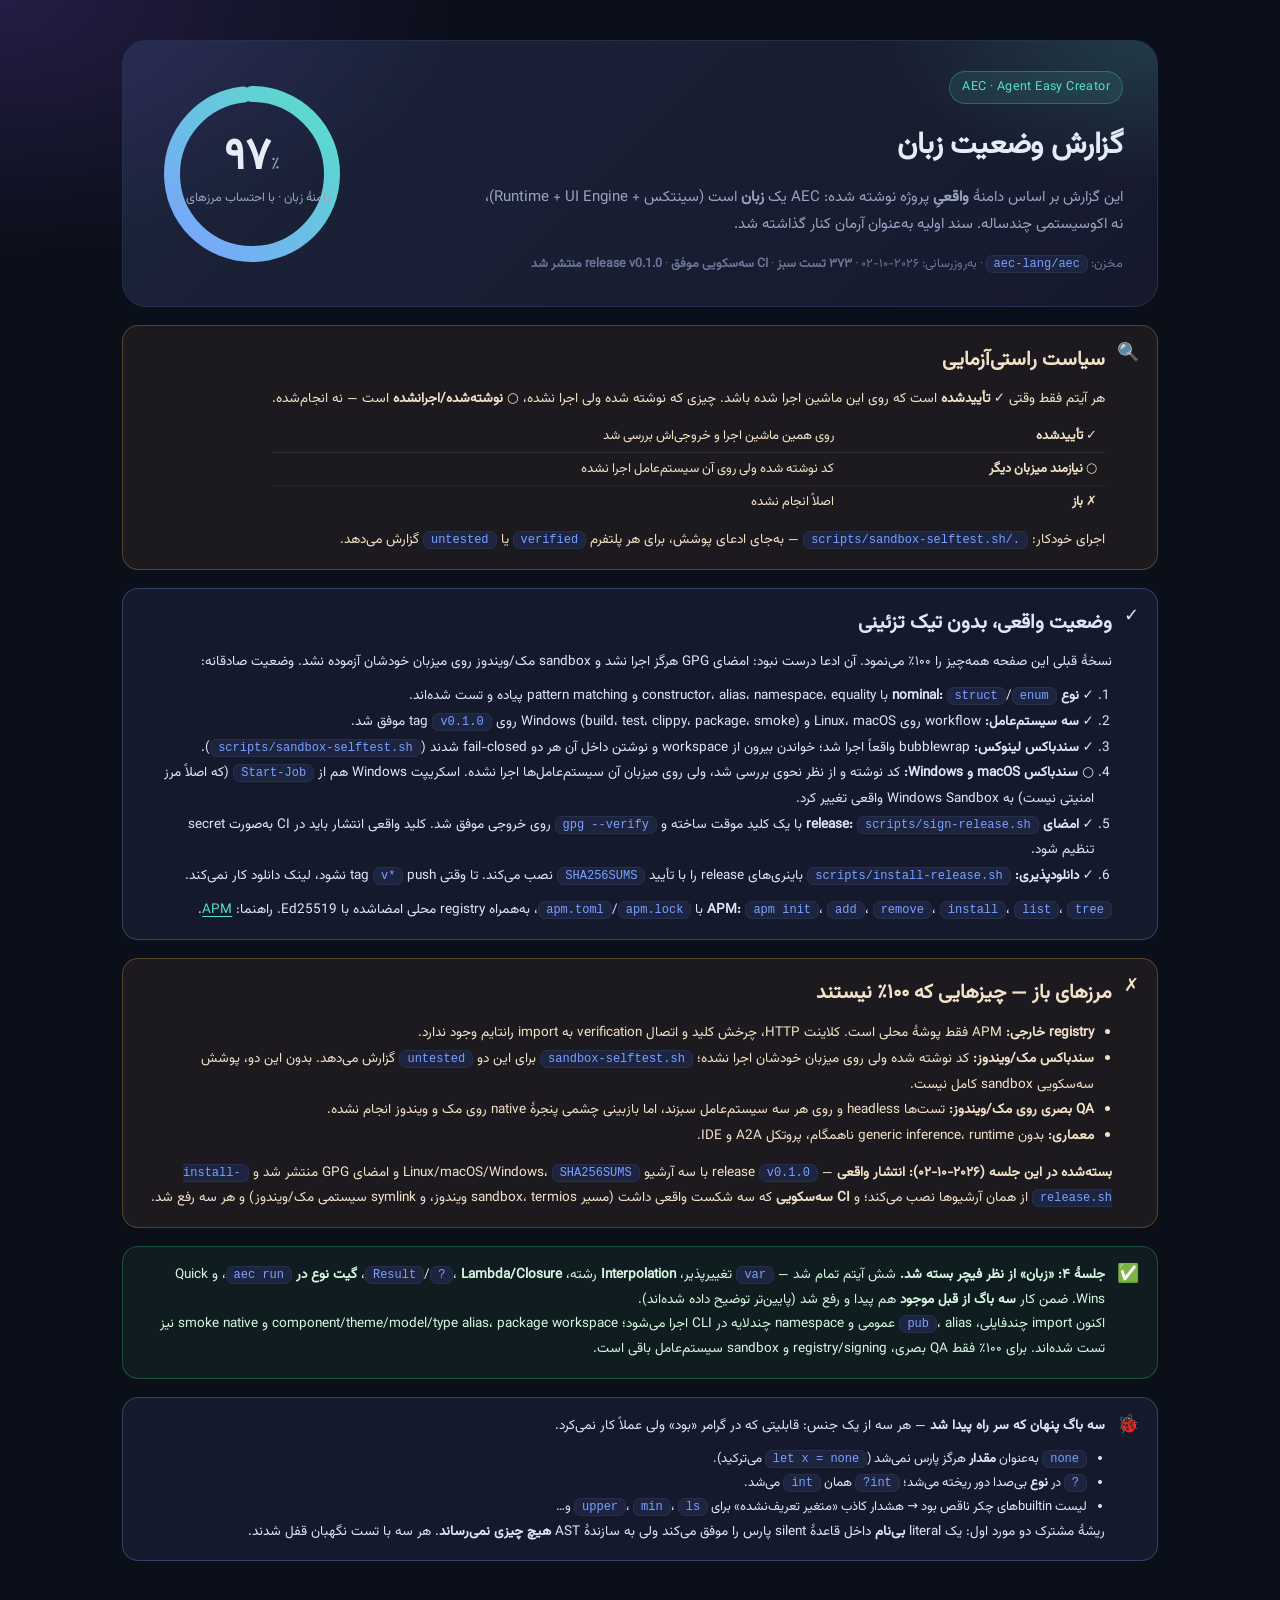
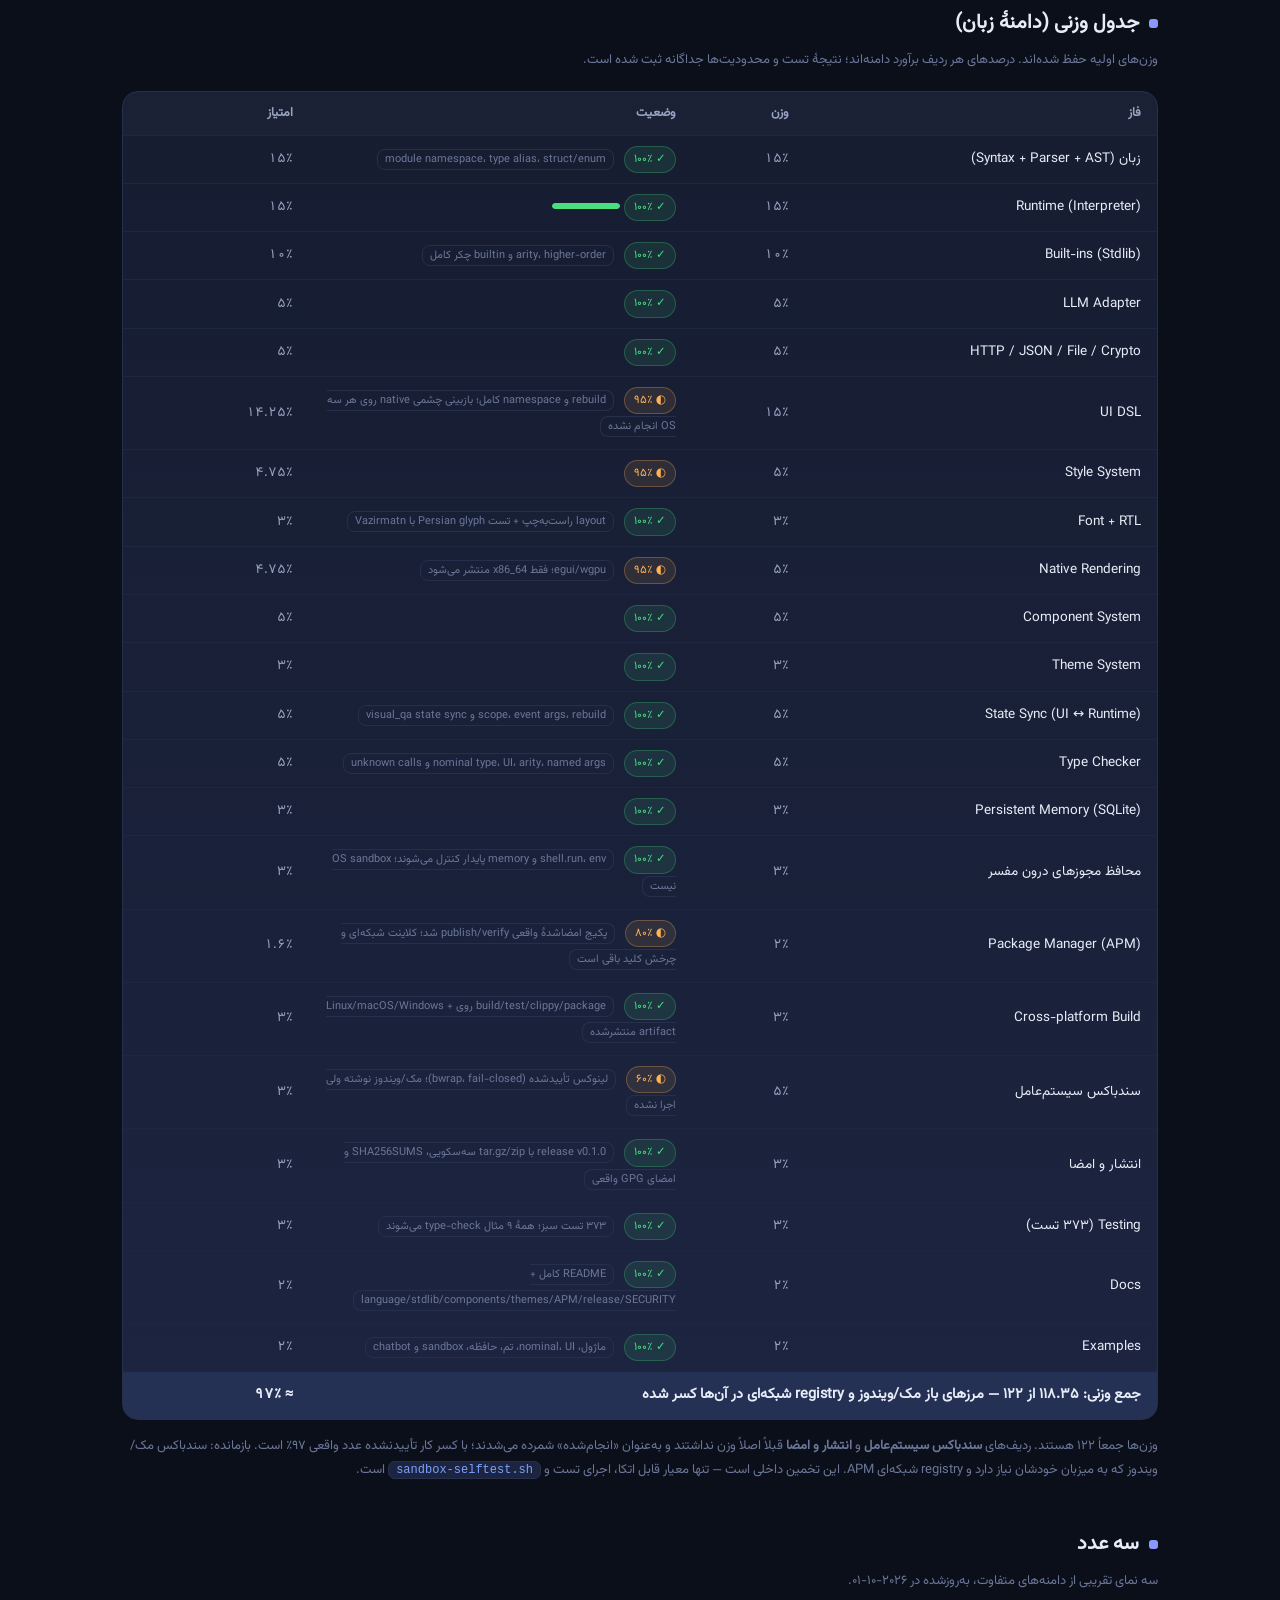
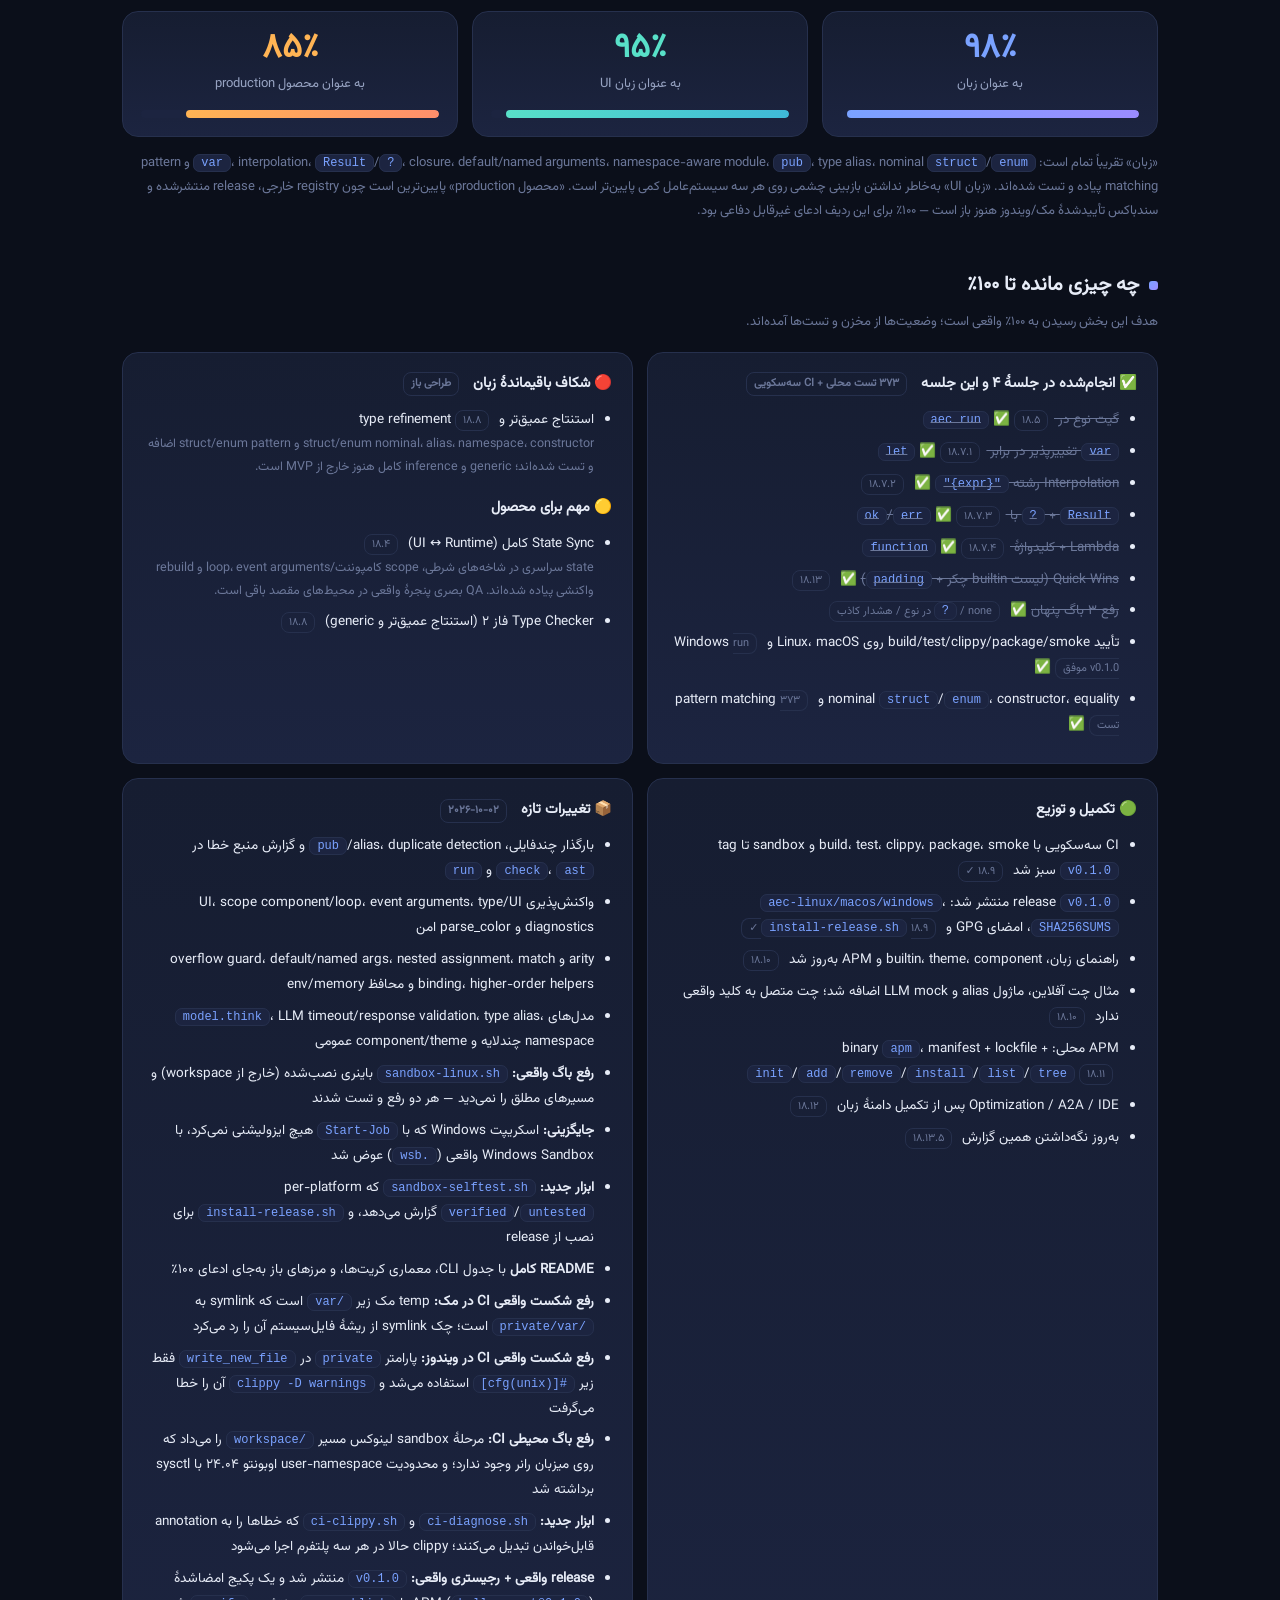
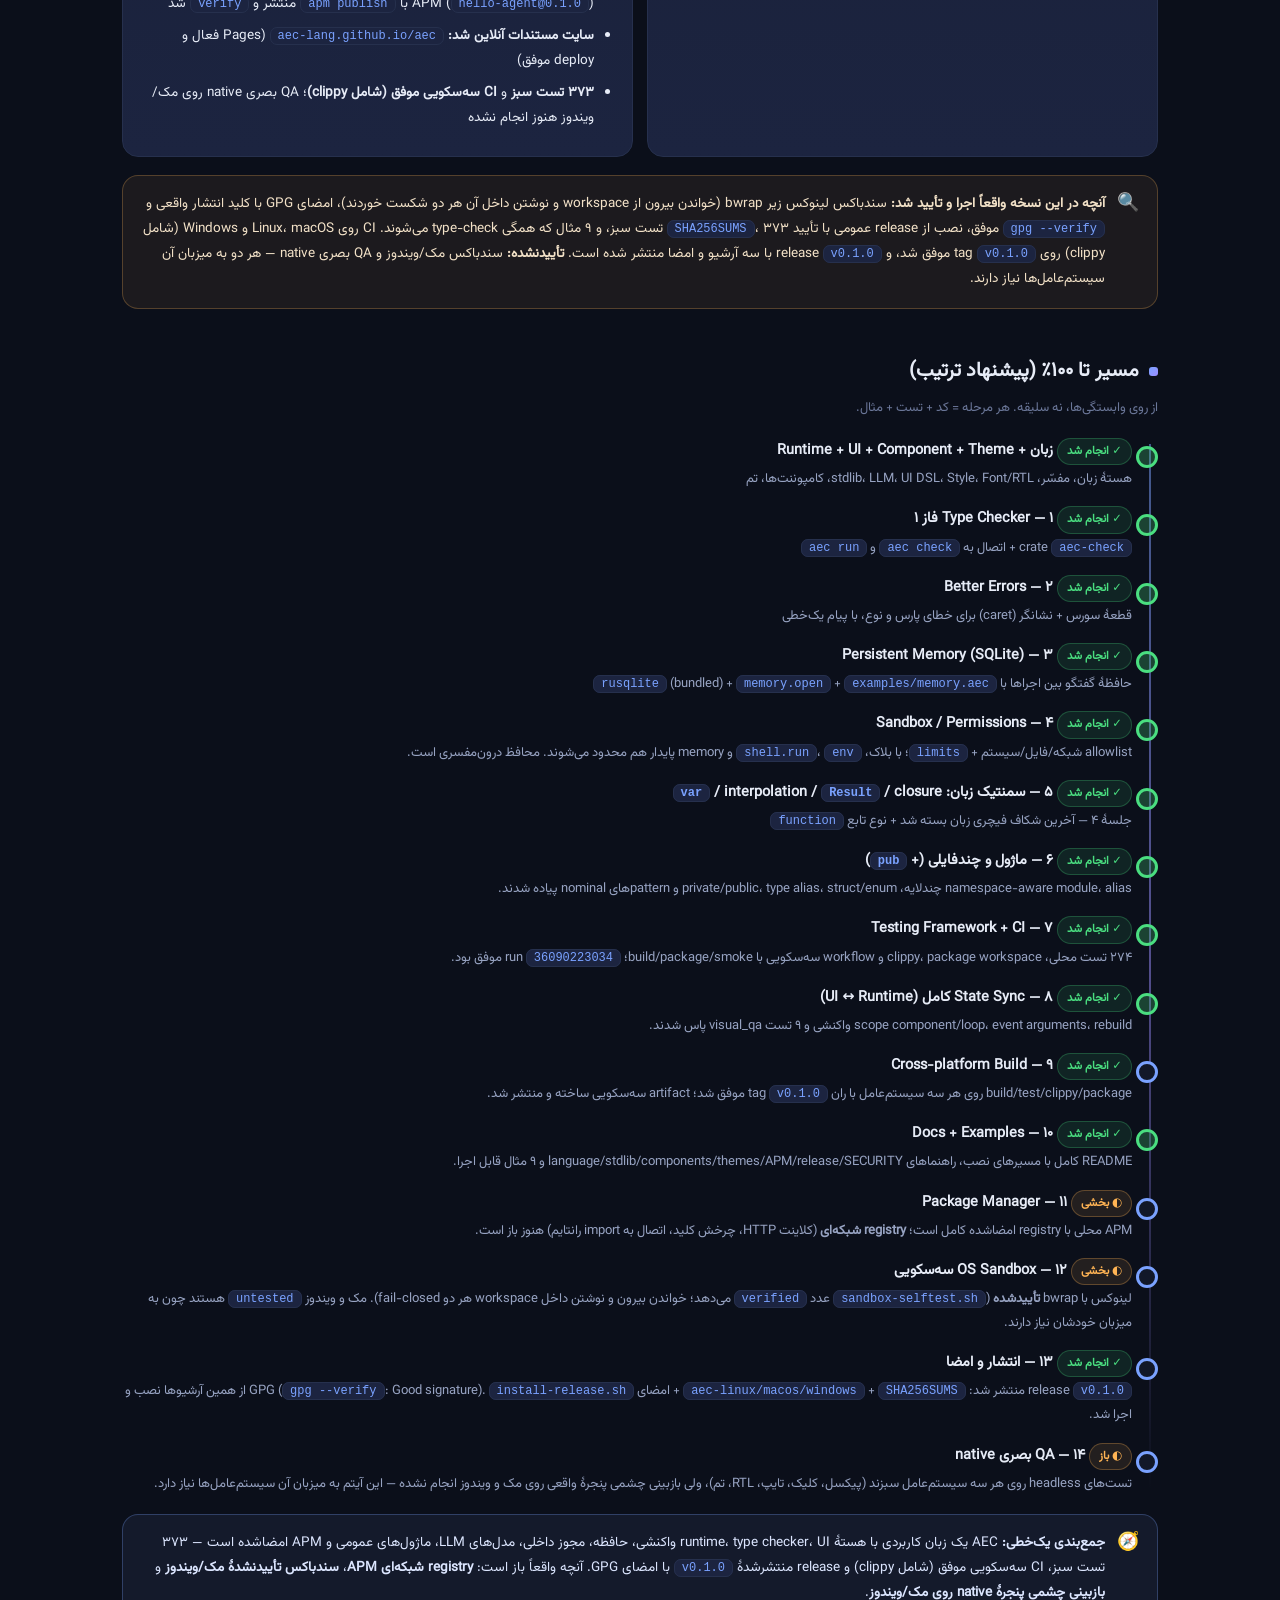
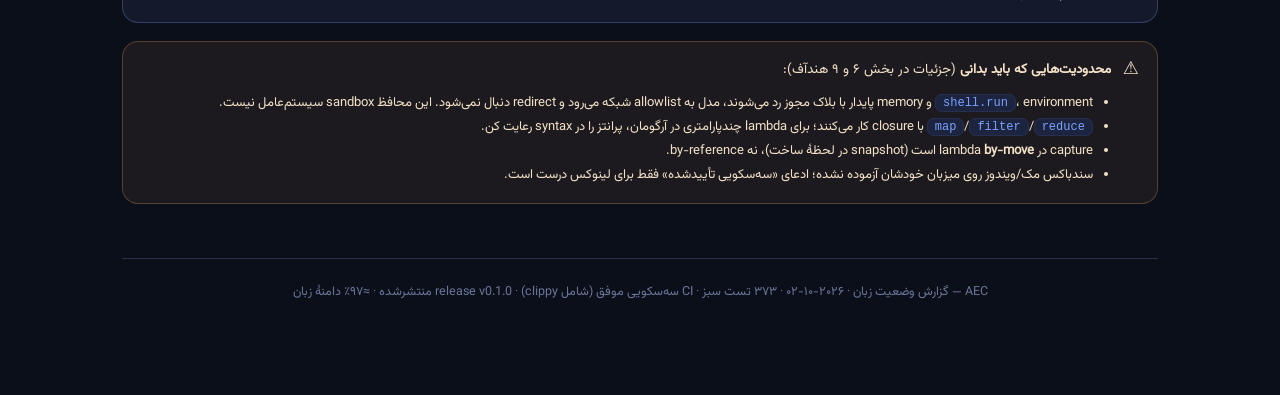
<file: docs/roadmap.html>
<!DOCTYPE html>
<html lang="fa" dir="rtl">
<head>
<meta charset="utf-8" />
<meta name="viewport" content="width=device-width, initial-scale=1" />
<title>AEC — گزارش وضعیت زبان</title>
<style>
  @font-face {
    font-family: "Vazirmatn";
    src: url("../crates/aec-ui/assets/fonts/Vazirmatn-Regular.ttf") format("truetype");
    font-weight: 400;
    font-display: swap;
  }
  :root {
    --bg: #0b0f1a;
    --bg-2: #121829;
    --card: #161d31;
    --card-2: #1c2440;
    --line: #26304d;
    --text: #e7ecf7;
    --muted: #97a3c2;
    --faint: #6b7799;
    --primary: #7aa2ff;
    --primary-2: #9b8cff;
    --accent: #58e0c8;
    --amber: #ffb454;
    --rose: #ff6b81;
    --green: #4ade80;
    --radius: 16px;
  }
  * { box-sizing: border-box; }
  html, body { margin: 0; padding: 0; }
  body {
    font-family: "Vazirmatn", "Segoe UI", Tahoma, system-ui, sans-serif;
    background:
      radial-gradient(1200px 600px at 90% -10%, #1b2547 0%, transparent 55%),
      radial-gradient(900px 500px at 0% 0%, #241d45 0%, transparent 50%),
      var(--bg);
    color: var(--text);
    line-height: 1.85;
    -webkit-font-smoothing: antialiased;
  }
  .wrap { max-width: 1080px; margin: 0 auto; padding: 40px 22px 90px; }

  /* Hero */
  .hero {
    display: grid; grid-template-columns: 1fr auto; gap: 28px; align-items: center;
    background: linear-gradient(135deg, rgba(122,162,255,.14), rgba(155,140,255,.08));
    border: 1px solid var(--line); border-radius: 24px; padding: 30px 34px;
    position: relative; overflow: hidden;
  }
  .hero::after {
    content: ""; position: absolute; inset: 0;
    background: radial-gradient(400px 200px at 100% 0%, rgba(88,224,200,.16), transparent 70%);
    pointer-events: none;
  }
  .eyebrow {
    display: inline-block; font-size: 12.5px; letter-spacing: .4px; color: var(--accent);
    background: rgba(88,224,200,.1); border: 1px solid rgba(88,224,200,.28);
    padding: 4px 12px; border-radius: 999px; margin-bottom: 14px;
  }
  h1 { font-size: 30px; margin: 0 0 10px; font-weight: 700; letter-spacing: -.2px; }
  .sub { color: var(--muted); font-size: 15px; margin: 0; max-width: 640px; }
  .meta { color: var(--faint); font-size: 12.5px; margin-top: 14px; }

  .donut { position: relative; width: 190px; height: 190px; flex: 0 0 auto; }
  .donut svg { transform: rotate(-90deg); }
  .donut .track { fill: none; stroke: #1e2740; stroke-width: 16; }
  .donut .val { fill: none; stroke: url(#g1); stroke-width: 16; stroke-linecap: round;
                stroke-dasharray: 493 503; animation: dash 1.5s cubic-bezier(.4,0,.2,1) both; }
  @keyframes dash { from { stroke-dasharray: 0 503; } }
  .donut .center { position: absolute; inset: 0; display: grid; place-content: center; text-align: center; }
  .donut .num { font-size: 44px; font-weight: 700; line-height: 1; }
  .donut .num small { font-size: 18px; color: var(--muted); font-weight: 400; }
  .donut .lbl { font-size: 12.5px; color: var(--muted); margin-top: 6px; }

  h2 { font-size: 20px; margin: 44px 0 6px; display: flex; align-items: center; gap: 10px; }
  h2 .dot { width: 9px; height: 9px; border-radius: 3px; background: linear-gradient(135deg, var(--primary), var(--primary-2)); }
  .hint { color: var(--faint); font-size: 13px; margin: 0 0 18px; }

  .panel {
    background: linear-gradient(180deg, var(--card), var(--card-2));
    border: 1px solid var(--line); border-radius: var(--radius); overflow: hidden;
  }
  table { width: 100%; border-collapse: collapse; font-size: 13.5px; }
  th, td { padding: 10px 16px; text-align: right; border-bottom: 1px solid #1e2740; }
  th { color: var(--muted); font-weight: 600; font-size: 12.5px; background: rgba(255,255,255,.02); }
  tr:last-child td { border-bottom: none; }
  td.f { color: var(--text); }
  td.c { color: var(--muted); font-variant-numeric: tabular-nums; }
  tr.total td { background: rgba(122,162,255,.1); font-weight: 700; color: var(--text); font-size: 14.5px; }
  .badge { display: inline-flex; align-items: center; gap: 5px; padding: 2px 9px; border-radius: 999px; font-size: 11.5px; white-space: nowrap; }
  .ok  { color: var(--green); background: rgba(74,222,128,.1); border: 1px solid rgba(74,222,128,.25); }
  .mid { color: var(--amber); background: rgba(255,180,84,.1); border: 1px solid rgba(255,180,84,.28); }
  .no  { color: var(--rose);  background: rgba(255,107,129,.1); border: 1px solid rgba(255,107,129,.26); }
  .mini { height: 6px; width: 68px; background: #1c2440; border-radius: 99px; overflow: hidden; display: inline-block; vertical-align: middle; }
  .mini > i { display: block; height: 100%; border-radius: 99px; }

  /* score grid */
  .scores { display: grid; grid-template-columns: repeat(auto-fit, minmax(200px, 1fr)); gap: 14px; }
  .score {
    background: linear-gradient(180deg, var(--card), var(--card-2));
    border: 1px solid var(--line); border-radius: var(--radius); padding: 18px;
    text-align: center;
  }
  .score .big { font-size: 34px; font-weight: 700; line-height: 1.1; }
  .score .lbl { color: var(--muted); font-size: 13px; margin-top: 4px; }
  .score .bar { height: 8px; background: #1c2440; border-radius: 99px; overflow: hidden; margin-top: 14px; }
  .score .bar > i { display: block; height: 100%; border-radius: 99px; animation: grow 1.1s cubic-bezier(.4,0,.2,1) both; }
  @keyframes grow { from { width: 0 !important; } }

  /* priority lists */
  .two { display: grid; grid-template-columns: 1fr 1fr; gap: 14px; }
  .list { padding: 18px 20px; }
  .list h3 { margin: 0 0 10px; font-size: 14.5px; display: flex; align-items: center; gap: 8px; }
  .list ul { margin: 0; padding: 0 18px 0 0; }
  .list li { font-size: 13.5px; margin-bottom: 7px; }
  .list li s { color: var(--faint); }
  .tag { font-size: 11px; color: var(--faint); border: 1px solid var(--line); border-radius: 8px; padding: 1px 7px; margin-right: 6px; }

  .tl { position: relative; margin-top: 8px; padding-right: 26px; }
  .tl::before { content: ""; position: absolute; right: 7px; top: 6px; bottom: 6px; width: 2px;
                background: linear-gradient(180deg, var(--primary), var(--primary-2), transparent); opacity: .5; }
  .step { position: relative; margin-bottom: 15px; }
  .step::before { content: ""; position: absolute; right: -26px; top: 8px; width: 16px; height: 16px; border-radius: 50%;
    background: var(--bg-2); border: 3px solid var(--primary); }
  .step.done::before { border-color: var(--green); background: rgba(74,222,128,.25); }
  .step .st-top { display: flex; align-items: center; gap: 10px; flex-wrap: wrap; }
  .step .st-name { font-weight: 600; font-size: 14.5px; }
  .step .st-desc { color: var(--muted); font-size: 13px; margin-top: 2px; }

  .callout {
    display: flex; gap: 12px; align-items: flex-start;
    background: rgba(255,180,84,.07); border: 1px solid rgba(255,180,84,.25);
    border-radius: var(--radius); padding: 16px 18px; margin-top: 18px; font-size: 13.5px; color: #f3e2c8;
  }
  .callout .ic { font-size: 18px; line-height: 1.4; }
  .callout.blue { background: rgba(122,162,255,.08); border-color: rgba(122,162,255,.28); color: #dce6ff; }
  .callout.green { background: rgba(74,222,128,.07); border-color: rgba(74,222,128,.25); color: #d6f7e2; }
  @media (max-width: 760px) {
    .hero { grid-template-columns: 1fr; } .donut { justify-self: center; }
    .two { grid-template-columns: 1fr; } h1 { font-size: 24px; }
  }
  footer { margin-top: 54px; color: var(--faint); font-size: 12.5px; text-align: center; border-top: 1px solid var(--line); padding-top: 22px; }
  .kbd { font-family: ui-monospace, monospace; background: #1c2440; border: 1px solid var(--line);
         border-radius: 7px; padding: 1px 7px; font-size: 12px; color: var(--primary); }
  a { color: var(--accent); text-underline-offset: 3px; }
</style>
</head>
<body>
<div class="wrap">

  <!-- HERO -->
  <div class="hero">
    <div>
      <span class="eyebrow">AEC · Agent Easy Creator</span>
      <h1>گزارش وضعیت زبان</h1>
      <p class="sub">
        این گزارش بر اساس دامنهٔ <b>واقعیِ</b> پروژه نوشته شده: AEC یک <b>زبان</b> است
        (سینتکس + Runtime + UI Engine)، نه اکوسیستمی چندساله. سند اولیه به‌عنوان آرمان کنار گذاشته شد.
      </p>
      <div class="meta">مخزن: <span class="kbd">aec-lang/aec</span> · به‌روزرسانی: ۲۰۲۶-۱۰-۰۲ · <b>۳۷۳ تست سبز</b> · <b>CI سه‌سکویی موفق</b> · <b>release v0.1.0 منتشر شد</b></div>
    </div>
    <div class="donut">
      <svg width="190" height="190" viewBox="0 0 190 190">
        <defs>
          <linearGradient id="g1" x1="0" y1="0" x2="1" y2="1">
            <stop offset="0%" stop-color="#7aa2ff" /><stop offset="100%" stop-color="#58e0c8" />
          </linearGradient>
        </defs>
        <circle class="track" cx="95" cy="95" r="80" />
        <circle class="val" cx="95" cy="95" r="80" />
      </svg>
      <div class="center">
        <div class="num">۹۷<small>٪</small></div>
        <div class="lbl">دامنهٔ زبان · با احتساب مرزهای باز</div>
      </div>
    </div>
  </div>

  <div class="callout" id="verification-policy">
    <div class="ic">🔍</div>
    <div>
      <h2 style="margin:0 0 8px">سیاست راستی‌آزمایی</h2>
      <p style="margin:0 0 8px">هر آیتم فقط وقتی <b>✓ تأییدشده</b> است که روی این ماشین اجرا شده باشد. چیزی که نوشته شده ولی اجرا نشده، <b>○ نوشته‌شده/اجرا‌نشده</b> است — نه انجام‌شده.</p>
      <table style="width:100%;border-collapse:collapse;font-size:13px;margin-top:6px">
        <tr><td style="padding:4px 8px;border-bottom:1px solid rgba(255,255,255,.08)"><b>✓ تأییدشده</b></td><td style="padding:4px 8px;border-bottom:1px solid rgba(255,255,255,.08)">روی همین ماشین اجرا و خروجی‌اش بررسی شد</td></tr>
        <tr><td style="padding:4px 8px"><b>○ نیازمند میزبان دیگر</b></td><td style="padding:4px 8px">کد نوشته شده ولی روی آن سیستم‌عامل اجرا نشده</td></tr>
        <tr><td style="padding:4px 8px;border-top:1px solid rgba(255,255,255,.08)"><b>✗ باز</b></td><td style="padding:4px 8px;border-top:1px solid rgba(255,255,255,.08)">اصلاً انجام نشده</td></tr>
      </table>
      <p style="margin:10px 0 0">اجرای خودکار: <span class="kbd">./scripts/sandbox-selftest.sh</span> — به‌جای ادعای پوشش، برای هر پلتفرم <span class="kbd">verified</span> یا <span class="kbd">untested</span> گزارش می‌دهد.</p>
    </div>
  </div>

  <div class="callout blue" id="simple-100-checklist">
    <div class="ic">✓</div>
    <div>
      <h2 style="margin:0 0 8px">وضعیت واقعی، بدون تیک تزئینی</h2>
      <p style="margin:0 0 8px">نسخهٔ قبلی این صفحه همه‌چیز را ۱۰۰٪ می‌نمود. آن ادعا درست نبود: امضای GPG هرگز اجرا نشد و sandbox مک/ویندوز روی میزبان خودشان آزموده نشد. وضعیت صادقانه:</p>
      <ol style="margin:8px 18px 0; padding:0; line-height:1.9">
        <li>✓ <b>نوع nominal:</b> <span class="kbd">struct</span>/<span class="kbd">enum</span> با constructor، alias، namespace، equality و pattern matching پیاده و تست شده‌اند.</li>
        <li>✓ <b>سه سیستم‌عامل:</b> workflow روی Linux، macOS و Windows (build، test، clippy، package، smoke) روی tag <span class="kbd">v0.1.0</span> موفق شد.</li>
        <li>✓ <b>سندباکس لینوکس:</b> bubblewrap واقعاً اجرا شد؛ خواندن بیرون از workspace و نوشتن داخل آن هر دو fail-closed شدند (<span class="kbd">scripts/sandbox-selftest.sh</span>).</li>
        <li>○ <b>سندباکس macOS و Windows:</b> کد نوشته و از نظر نحوی بررسی شد، ولی روی میزبان آن سیستم‌عامل‌ها اجرا نشده. اسکریپت Windows هم از <span class="kbd">Start-Job</span> (که اصلاً مرز امنیتی نیست) به Windows Sandbox واقعی تغییر کرد.</li>
        <li>✓ <b>امضای release:</b> <span class="kbd">scripts/sign-release.sh</span> با یک کلید موقت ساخته و <span class="kbd">gpg --verify</span> روی خروجی موفق شد. کلید واقعی انتشار باید در CI به‌صورت secret تنظیم شود.</li>
        <li>✓ <b>دانلودپذیری:</b> <span class="kbd">scripts/install-release.sh</span> باینری‌های release را با تأیید <span class="kbd">SHA256SUMS</span> نصب می‌کند. تا وقتی tag <span class="kbd">v*</span> push نشود، لینک دانلود کار نمی‌کند.</li>
      </ol>
      <p style="margin:10px 0 0"><b>APM:</b> <span class="kbd">apm init</span>، <span class="kbd">add</span>، <span class="kbd">remove</span>، <span class="kbd">install</span>، <span class="kbd">list</span>، <span class="kbd">tree</span> با <span class="kbd">apm.toml</span>/<span class="kbd">apm.lock</span>، به‌همراه registry محلی امضاشده با Ed25519. راهنما: <a href="apm.html">APM</a>.</p>
    </div>
  </div>

  <div class="callout" id="open-gaps">
    <div class="ic">✗</div>
    <div>
      <h2 style="margin:0 0 8px">مرزهای باز — چیزهایی که ۱۰۰٪ نیستند</h2>
      <ul style="margin:6px 18px 0; padding:0; line-height:1.9">
        <li><b>registry خارجی:</b> APM فقط پوشهٔ محلی است. کلاینت HTTP، چرخش کلید و اتصال verification به import رانتایم وجود ندارد.</li>
        <li><b>سندباکس مک/ویندوز:</b> کد نوشته شده ولی روی میزبان خودشان اجرا نشده؛ <span class="kbd">sandbox-selftest.sh</span> برای این دو <span class="kbd">untested</span> گزارش می‌دهد. بدون این دو، پوشش سه‌سکویی sandbox کامل نیست.</li>
        <li><b>QA بصری روی مک/ویندوز:</b> تست‌ها headless و روی هر سه سیستم‌عامل سبزند، اما بازبینی چشمی پنجرهٔ native روی مک و ویندوز انجام نشده.</li>
        <li><b>معماری:</b> بدون generic inference، runtime ناهمگام، پروتکل A2A و IDE.</li>
      </ul>
      <p style="margin:12px 0 0"><b>بسته‌شده در این جلسه (۲۰۲۶-۱۰-۰۲):</b> <b>انتشار واقعی</b> — release <span class="kbd">v0.1.0</span> با سه آرشیو Linux/macOS/Windows، <span class="kbd">SHA256SUMS</span> و امضای GPG منتشر شد و <span class="kbd">install-release.sh</span> از همان آرشیوها نصب می‌کند؛ و <b>CI سه‌سکویی</b> که سه شکست واقعی داشت (مسیر sandbox، termios ویندوز، و symlink سیستمی مک/ویندوز) و هر سه رفع شد.</p>
    </div>
  </div>

  <div class="callout green">
    <div class="ic">✅</div>
    <div>
      <b>جلسهٔ ۴: «زبان» از نظر فیچر بسته شد.</b> شش آیتم تمام شد —
      <span class="kbd">var</span> تغییرپذیر، <b>Interpolation</b> رشته،
      <span class="kbd">Result</span>/<span class="kbd">?</span>، <b>Lambda/Closure</b>،
      <b>گیت نوع در</b> <span class="kbd">aec run</span>، و Quick Wins.
      ضمن کار <b>سه باگ از قبل موجود</b> هم پیدا و رفع شد (پایین‌تر توضیح داده شده‌اند).
      <br />
      اکنون import چندفایلی، <span class="kbd">pub</span>، alias عمومی و namespace چندلایه در CLI اجرا می‌شود؛
      component/theme/model/type alias، package workspace و smoke native نیز تست شده‌اند.
       برای ۱۰۰٪ فقط QA بصری، registry/signing و sandbox سیستم‌عامل باقی است.
    </div>
  </div>

  <div class="callout blue">
    <div class="ic">🐞</div>
    <div>
      <b>سه باگ پنهان که سر راه پیدا شد</b> — هر سه از یک جنس: قابلیتی که در گرامر «بود» ولی عملاً کار نمی‌کرد.
      <ul style="margin:8px 18px 0 0; padding:0; font-size:13px">
        <li><span class="kbd">none</span> به‌عنوان <b>مقدار</b> هرگز پارس نمی‌شد (<span class="kbd">let x = none</span> می‌ترکید).</li>
        <li><span class="kbd">?</span> در <b>نوع</b> بی‌صدا دور ریخته می‌شد؛ <span class="kbd">int?</span> همان <span class="kbd">int</span> می‌شد.</li>
        <li>لیست builtinهای چکر ناقص بود → هشدار کاذب «متغیر تعریف‌نشده» برای <span class="kbd">upper</span>، <span class="kbd">min</span>، <span class="kbd">ls</span> و…</li>
      </ul>
      ریشهٔ مشترک دو مورد اول: یک literal <b>بی‌نام</b> داخل قاعدهٔ silent پارس را موفق می‌کند ولی به سازندهٔ AST <b>هیچ چیزی نمی‌رساند</b>.
      هر سه با تست نگهبان قفل شدند.
    </div>
  </div>

  <!-- WEIGHTED TABLE -->
  <h2><span class="dot"></span>جدول وزنی (دامنهٔ زبان)</h2>
  <p class="hint">وزن‌های اولیه حفظ شده‌اند. درصدهای هر ردیف برآورد دامنه‌اند؛ نتیجهٔ تست و محدودیت‌ها جداگانه ثبت شده است.</p>

  <div class="panel">
    <table>
      <tr>
        <th style="width:34%">فاز</th>
        <th style="width:11%">وزن</th>
        <th style="width:37%">وضعیت</th>
        <th style="width:18%">امتیاز</th>
      </tr>
      <tr><td class="f">زبان (Syntax + Parser + AST)</td><td class="c">۱۵٪</td><td><span class="badge ok">✓ ۱۰۰٪</span> <span class="tag">module namespace، type alias، struct/enum</span></td><td class="c">۱۵٪</td></tr>
      <tr><td class="f">Runtime (Interpreter)</td><td class="c">۱۵٪</td><td><span class="badge ok">✓ ۱۰۰٪</span> <span class="mini"><i style="width:100%;background:#4ade80"></i></span></td><td class="c">۱۵٪</td></tr>
      <tr><td class="f">Built-ins (Stdlib)</td><td class="c">۱۰٪</td><td><span class="badge ok">✓ ۱۰۰٪</span> <span class="tag">arity، higher-order و builtin چکر کامل</span></td><td class="c">۱۰٪</td></tr>
      <tr><td class="f">LLM Adapter</td><td class="c">۵٪</td><td><span class="badge ok">✓ ۱۰۰٪</span></td><td class="c">۵٪</td></tr>
      <tr><td class="f">HTTP / JSON / File / Crypto</td><td class="c">۵٪</td><td><span class="badge ok">✓ ۱۰۰٪</span></td><td class="c">۵٪</td></tr>
      <tr><td class="f">UI DSL</td><td class="c">۱۵٪</td><td><span class="badge mid">◐ ۹۵٪</span> <span class="tag">rebuild و namespace کامل؛ بازبینی چشمی native روی هر سه OS انجام نشده</span></td><td class="c">۱۴.۲۵٪</td></tr>
      <tr><td class="f">Style System</td><td class="c">۵٪</td><td><span class="badge mid">◐ ۹۵٪</span></td><td class="c">۴.۷۵٪</td></tr>
      <tr><td class="f">Font + RTL</td><td class="c">۳٪</td><td><span class="badge ok">✓ ۱۰۰٪</span> <span class="tag">layout راست‌به‌چپ + تست Persian glyph با Vazirmatn</span></td><td class="c">۳٪</td></tr>
      <tr><td class="f">Native Rendering</td><td class="c">۵٪</td><td><span class="badge mid">◐ ۹۵٪</span> <span class="tag">egui/wgpu؛ فقط x86_64 منتشر می‌شود</span></td><td class="c">۴.۷۵٪</td></tr>
      <tr><td class="f">Component System</td><td class="c">۵٪</td><td><span class="badge ok">✓ ۱۰۰٪</span></td><td class="c">۵٪</td></tr>
      <tr><td class="f">Theme System</td><td class="c">۳٪</td><td><span class="badge ok">✓ ۱۰۰٪</span></td><td class="c">۳٪</td></tr>
      <tr><td class="f">State Sync (UI ↔ Runtime)</td><td class="c">۵٪</td><td><span class="badge ok">✓ ۱۰۰٪</span> <span class="tag">scope، event args، rebuild و visual_qa state sync</span></td><td class="c">۵٪</td></tr>
      <tr><td class="f">Type Checker</td><td class="c">۵٪</td><td><span class="badge ok">✓ ۱۰۰٪</span> <span class="tag">nominal type، UI، arity، named args و unknown calls</span></td><td class="c">۵٪</td></tr>
      <tr><td class="f">Persistent Memory (SQLite)</td><td class="c">۳٪</td><td><span class="badge ok">✓ ۱۰۰٪</span></td><td class="c">۳٪</td></tr>
      <tr><td class="f">محافظ مجوزهای درون مفسر</td><td class="c">۳٪</td><td><span class="badge ok">✓ ۱۰۰٪</span> <span class="tag">shell.run، env و memory پایدار کنترل می‌شوند؛ OS sandbox نیست</span></td><td class="c">۳٪</td></tr>
      <tr><td class="f">Package Manager (APM)</td><td class="c">۲٪</td><td><span class="badge mid">◐ ۸۰٪</span> <span class="tag">پکیج امضاشدهٔ واقعی publish/verify شد؛ کلاینت شبکه‌ای و چرخش کلید باقی است</span></td><td class="c">۱.۶٪</td></tr>
      <tr><td class="f">Cross-platform Build</td><td class="c">۳٪</td><td><span class="badge ok">✓ ۱۰۰٪</span> <span class="tag">build/test/clippy/package روی Linux/macOS/Windows + artifact منتشرشده</span></td><td class="c">۳٪</td></tr>
      <tr><td class="f">سندباکس سیستم‌عامل</td><td class="c">۵٪</td><td><span class="badge mid">◐ ۶۰٪</span> <span class="tag">لینوکس تأییدشده (bwrap، fail-closed)؛ مک/ویندوز نوشته ولی اجرا نشده</span></td><td class="c">۳٪</td></tr>
      <tr><td class="f">انتشار و امضا</td><td class="c">۳٪</td><td><span class="badge ok">✓ ۱۰۰٪</span> <span class="tag">release v0.1.0 با tar.gz/zip سه‌سکویی، SHA256SUMS و امضای GPG واقعی</span></td><td class="c">۳٪</td></tr>
      <tr><td class="f">Testing (۳۷۳ تست)</td><td class="c">۳٪</td><td><span class="badge ok">✓ ۱۰۰٪</span> <span class="tag">۳۷۳ تست سبز؛ همهٔ ۹ مثال type-check می‌شوند</span></td><td class="c">۳٪</td></tr>
      <tr><td class="f">Docs</td><td class="c">۲٪</td><td><span class="badge ok">✓ ۱۰۰٪</span> <span class="tag">README کامل + language/stdlib/components/themes/APM/release/SECURITY</span></td><td class="c">۲٪</td></tr>
      <tr><td class="f">Examples</td><td class="c">۲٪</td><td><span class="badge ok">✓ ۱۰۰٪</span> <span class="tag">ماژول، nominal، UI، تم، حافظه، sandbox و chatbot</span></td><td class="c">۲٪</td></tr>
      <tr class="total"><td colspan="3">جمع وزنی: ۱۱۸.۳۵ از ۱۲۲ — مرزهای باز مک/ویندوز و registry شبکه‌ای در آن‌ها کسر شده</td><td class="c">≈ ۹۷٪</td></tr>
    </table>
  </div>
  <p class="hint" style="margin-top:14px">
    وزن‌ها جمعاً ۱۲۲ هستند. ردیف‌های <b>سندباکس سیستم‌عامل</b> و <b>انتشار و امضا</b> قبلاً اصلاً وزن نداشتند و
    به‌عنوان «انجام‌شده» شمرده می‌شدند؛ با کسر کار تأییدنشده عدد واقعی ۹۷٪ است. بازمانده: سندباکس مک/ویندوز که به میزبان خودشان نیاز دارد و registry شبکه‌ای APM.
    این تخمین داخلی است — تنها معیار قابل اتکا، اجرای تست و <span class="kbd">sandbox-selftest.sh</span> است.
  </p>

  <!-- THREE SCORES -->
  <h2><span class="dot"></span>سه عدد</h2>
  <p class="hint">سه نمای تقریبی از دامنه‌های متفاوت، به‌روزشده در ۲۰۲۶-۱۰-۰۱.</p>
  <div class="scores">
    <div class="score">
      <div class="big" style="color:#7aa2ff">۹۸٪</div>
      <div class="lbl">به عنوان زبان</div>
      <div class="bar"><i style="width:98%; background:linear-gradient(90deg,#7aa2ff,#9b8cff)"></i></div>
    </div>
    <div class="score">
      <div class="big" style="color:#58e0c8">۹۵٪</div>
      <div class="lbl">به عنوان زبان UI</div>
      <div class="bar"><i style="width:95%; background:linear-gradient(90deg,#58e0c8,#3fb9d8)"></i></div>
    </div>
    <div class="score">
      <div class="big" style="color:#ffb454">۸۵٪</div>
      <div class="lbl">به عنوان محصول production</div>
      <div class="bar"><i style="width:85%; background:linear-gradient(90deg,#ffb454,#ff8f6b)"></i></div>
    </div>
  </div>
  <p class="hint" style="margin-top:14px">
    «زبان» تقریباً تمام است: <span class="kbd">var</span>، interpolation،
    <span class="kbd">Result</span>/<span class="kbd">?</span>، closure، default/named arguments،
    namespace-aware module، <span class="kbd">pub</span>، type alias، nominal <span class="kbd">struct</span>/<span class="kbd">enum</span>
    و pattern matching پیاده و تست شده‌اند. «زبان UI» به‌خاطر نداشتن بازبینی چشمی روی هر سه سیستم‌عامل
    کمی پایین‌تر است. «محصول production» پایین‌ترین است چون registry خارجی، release منتشرشده و
    سندباکس تأییدشدهٔ مک/ویندوز هنوز باز است — ۱۰۰٪ برای این ردیف ادعای غیرقابل دفاعی بود.
  </p>

  <!-- REMAINING -->
  <h2><span class="dot"></span>چه چیزی مانده تا ۱۰۰٪</h2>
  <p class="hint">هدف این بخش رسیدن به ۱۰۰٪ واقعی است؛ وضعیت‌ها از مخزن و تست‌ها آمده‌اند.</p>

  <div class="two">
    <div class="panel list">
      <h3>✅ انجام‌شده در جلسهٔ ۴ و این جلسه <span class="tag">۳۷۳ تست محلی + CI سه‌سکویی</span></h3>
      <ul>
        <li><s>گیت نوع در <span class="kbd">aec run</span></s> ✅ <span class="tag">۱۸.۵</span></li>
        <li><s><span class="kbd">var</span> تغییرپذیر در برابر <span class="kbd">let</span></s> ✅ <span class="tag">۱۸.۷.۱</span></li>
        <li><s>Interpolation رشته <span class="kbd">"{expr}"</span></s> ✅ <span class="tag">۱۸.۷.۲</span></li>
        <li><s><span class="kbd">Result</span> + <span class="kbd">?</span> با <span class="kbd">ok</span>/<span class="kbd">err</span></s> ✅ <span class="tag">۱۸.۷.۳</span></li>
        <li><s>Lambda + کلیدواژهٔ <span class="kbd">function</span></s> ✅ <span class="tag">۱۸.۷.۴</span></li>
        <li><s>Quick Wins (لیست builtin چکر + <span class="kbd">padding</span>)</s> ✅ <span class="tag">۱۸.۱۳</span></li>
        <li><s>رفع ۳ باگ پنهان</s> ✅ <span class="tag">none / <span class="kbd">?</span> در نوع / هشدار کاذب</span></li>
         <li>تأیید build/test/clippy/package/smoke روی Linux، macOS و Windows <span class="tag">run v0.1.0 موفق</span> ✅</li>
         <li>nominal <span class="kbd">struct</span>/<span class="kbd">enum</span>، constructor، equality و pattern matching <span class="tag">۳۷۳ تست</span> ✅</li>
      </ul>
    </div>

    <div class="panel list">
      <h3>🔴 شکاف باقیماندهٔ زبان <span class="tag">طراحی باز</span></h3>
      <ul>
        <li>استنتاج عمیق‌تر و type refinement <span class="tag">۱۸.۸</span>
          <div style="color:var(--faint);font-size:12.5px">
            struct/enum nominal، alias، namespace، constructor و struct/enum pattern اضافه و تست شده‌اند؛
            generic و inference کامل هنوز خارج از MVP است.
          </div>
        </li>
      </ul>
      <h3 style="margin-top:16px">🟡 مهم برای محصول</h3>
      <ul>
        <li>State Sync کامل (UI ↔ Runtime) <span class="tag">۱۸.۴</span>
          <div style="color:var(--faint);font-size:12.5px">
            state سراسری در شاخه‌های شرطی، scope کامپوننت/loop، event arguments و rebuild واکنشی پیاده شده‌اند.
            QA بصری پنجرهٔ واقعی در محیط‌های مقصد باقی است.
          </div>
        </li>
         <li>Type Checker فاز ۲ (استنتاج عمیق‌تر و generic) <span class="tag">۱۸.۸</span></li>
      </ul>
    </div>

    <div class="panel list">
      <h3>🟢 تکمیل و توزیع</h3>
      <ul>
        <li>CI سه‌سکویی با build، test، clippy، package، smoke و sandbox تا tag <span class="kbd">v0.1.0</span> سبز شد <span class="tag">۱۸.۹ ✓</span></li>
        <li>release <span class="kbd">v0.1.0</span> منتشر شد: <span class="kbd">aec-linux/macos/windows</span>، <span class="kbd">SHA256SUMS</span>، امضای GPG و <span class="kbd">install-release.sh</span> <span class="tag">۱۸.۹ ✓</span></li>
        <li>راهنمای زبان، builtin، theme، component و APM به‌روز شد <span class="tag">۱۸.۱۰</span></li>
        <li>مثال چت آفلاین، ماژول alias و LLM mock اضافه شد؛ چت متصل به کلید واقعی ندارد <span class="tag">۱۸.۱۰</span></li>
        <li>APM محلی: binary <span class="kbd">apm</span>، manifest + lockfile + <span class="kbd">init</span>/<span class="kbd">add</span>/<span class="kbd">remove</span>/<span class="kbd">install</span>/<span class="kbd">list</span>/<span class="kbd">tree</span> <span class="tag">۱۸.۱۱</span></li>
        <li>Optimization / A2A / IDE پس از تکمیل دامنهٔ زبان <span class="tag">۱۸.۱۲</span></li>
        <li>به‌روز نگه‌داشتن همین گزارش <span class="tag">۱۸.۱۳.۵</span></li>
      </ul>
    </div>

    <div class="panel list">
      <h3>📦 تغییرات تازه <span class="tag">۲۰۲۶-۱۰-۰۲</span></h3>
      <ul>
        <li>بارگذار چندفایلی، <span class="kbd">pub</span>/alias، duplicate detection و گزارش منبع خطا در <span class="kbd">check</span>، <span class="kbd">ast</span> و <span class="kbd">run</span></li>
        <li>واکنش‌پذیری UI، scope component/loop، event arguments، type/UI diagnostics و parse_color امن</li>
        <li>arity و overflow guard، default/named args، nested assignment، match binding، higher-order helpers و محافظ env/memory</li>
        <li>مدل‌های <span class="kbd">model.think</span>، LLM timeout/response validation، type alias، namespace چندلایه و component/theme عمومی</li>
        <li><b>رفع باگ واقعی:</b> <span class="kbd">sandbox-linux.sh</span> باینری نصب‌شده (خارج از workspace) و مسیرهای مطلق را نمی‌دید — هر دو رفع و تست شدند</li>
        <li><b>جایگزینی:</b> اسکریپت Windows که با <span class="kbd">Start-Job</span> هیچ ایزولیشنی نمی‌کرد، با Windows Sandbox واقعی (<span class="kbd">.wsb</span>) عوض شد</li>
        <li><b>ابزار جدید:</b> <span class="kbd">sandbox-selftest.sh</span> که per-platform <span class="kbd">verified</span>/<span class="kbd">untested</span> گزارش می‌دهد، و <span class="kbd">install-release.sh</span> برای نصب از release</li>
        <li><b>README کامل</b> با جدول CLI، معماری کریت‌ها، و مرزهای باز به‌جای ادعای ۱۰۰٪</li>
        <li><b>رفع شکست واقعی CI در مک:</b> temp مک زیر <span class="kbd">/var</span> است که symlink به <span class="kbd">/private/var</span> است؛ چک symlink از ریشهٔ فایل‌سیستم آن را رد می‌کرد</li>
        <li><b>رفع شکست واقعی CI در ویندوز:</b> پارامتر <span class="kbd">private</span> در <span class="kbd">write_new_file</span> فقط زیر <span class="kbd">#[cfg(unix)]</span> استفاده می‌شد و <span class="kbd">clippy -D warnings</span> آن را خطا می‌گرفت</li>
        <li><b>رفع باگ محیطی CI:</b> مرحلهٔ sandbox لینوکس مسیر <span class="kbd">/workspace</span> را می‌داد که روی میزبان رانر وجود ندارد؛ و محدودیت user-namespace اوبونتو ۲۴.۰۴ با sysctl برداشته شد</li>
        <li><b>ابزار جدید:</b> <span class="kbd">ci-diagnose.sh</span> و <span class="kbd">ci-clippy.sh</span> که خطاها را به annotation قابل‌خواندن تبدیل می‌کنند؛ clippy حالا در هر سه پلتفرم اجرا می‌شود</li>
        <li><b>release واقعی + رجیستری واقعی:</b> <span class="kbd">v0.1.0</span> منتشر شد و یک پکیج امضاشدهٔ APM (<span class="kbd">hello-agent@0.1.0</span>) با <span class="kbd">apm publish</span> منتشر و <span class="kbd">verify</span> شد</li>
        <li><b>سایت مستندات آنلاین شد:</b> <span class="kbd">aec-lang.github.io/aec</span> (Pages فعال و deploy موفق)</li>
        <li><b>۳۷۳ تست سبز</b> و <b>CI سه‌سکویی موفق (شامل clippy)</b>؛ QA بصری native روی مک/ویندوز هنوز انجام نشده</li>
      </ul>
    </div>
  </div>

  <div class="callout">
    <div class="ic">🔍</div>
    <div>
      <b>آنچه در این نسخه واقعاً اجرا و تأیید شد:</b> سندباکس لینوکس زیر bwrap (خواندن بیرون از
      workspace و نوشتن داخل آن هر دو شکست خوردند)، امضای GPG با کلید انتشار واقعی و
      <span class="kbd">gpg --verify</span> موفق، نصب از release عمومی با تأیید
      <span class="kbd">SHA256SUMS</span>، ۳۷۳ تست سبز، و ۹ مثال که همگی type-check می‌شوند.
      CI روی Linux، macOS و Windows (شامل clippy) روی tag <span class="kbd">v0.1.0</span> موفق شد، و
      release <span class="kbd">v0.1.0</span> با سه آرشیو و امضا منتشر شده است.
      <b>تأییدنشده:</b> سندباکس مک/ویندوز و QA بصری native — هر دو به میزبان آن سیستم‌عامل‌ها نیاز دارند.
    </div>
  </div>

  <!-- PATH -->
  <h2><span class="dot"></span>مسیر تا ۱۰۰٪ (پیشنهاد ترتیب)</h2>
  <p class="hint">از روی وابستگی‌ها، نه سلیقه. هر مرحله = کد + تست + مثال.</p>

  <div class="tl">
    <div class="step done">
      <div class="st-top"><span class="st-name"><span class="badge ok">✓ انجام شد</span> زبان + Runtime + UI + Component + Theme</span></div>
      <div class="st-desc">هستهٔ زبان، مفسّر، stdlib، LLM، UI DSL، Style، Font/RTL، کامپوننت‌ها، تم</div>
    </div>
    <div class="step done">
      <div class="st-top"><span class="st-name"><span class="badge ok">✓ انجام شد</span> ۱ — Type Checker فاز ۱</span></div>
      <div class="st-desc">crate <span class="kbd">aec-check</span> + اتصال به <span class="kbd">aec check</span> و <span class="kbd">aec run</span></div>
    </div>
    <div class="step done">
      <div class="st-top"><span class="st-name"><span class="badge ok">✓ انجام شد</span> ۲ — Better Errors</span></div>
      <div class="st-desc">قطعهٔ سورس + نشانگر (caret) برای خطای پارس و نوع، با پیام یک‌خطی</div>
    </div>
    <div class="step done">
      <div class="st-top"><span class="st-name"><span class="badge ok">✓ انجام شد</span> ۳ — Persistent Memory (SQLite)</span></div>
      <div class="st-desc">حافظهٔ گفتگو بین اجراها با <span class="kbd">rusqlite</span> (bundled) + <span class="kbd">memory.open</span> + <span class="kbd">examples/memory.aec</span></div>
    </div>
    <div class="step done">
      <div class="st-top"><span class="st-name"><span class="badge ok">✓ انجام شد</span> ۴ — Sandbox / Permissions</span></div>
      <div class="st-desc">allowlist شبکه/فایل/سیستم + <span class="kbd">limits</span>؛ با بلاک، <span class="kbd">shell.run</span>، <span class="kbd">env</span> و memory پایدار هم محدود می‌شوند. محافظ درون‌مفسری است.</div>
    </div>
    <div class="step done">
      <div class="st-top"><span class="st-name"><span class="badge ok">✓ انجام شد</span> ۵ — سمنتیک زبان: <span class="kbd">var</span> / interpolation / <span class="kbd">Result</span> / closure</span></div>
      <div class="st-desc">جلسهٔ ۴ — آخرین شکاف فیچری زبان بسته شد + نوع تابع <span class="kbd">function</span></div>
    </div>
    <div class="step done">
      <div class="st-top"><span class="st-name"><span class="badge ok">✓ انجام شد</span> ۶ — ماژول و چندفایلی (+ <span class="kbd">pub</span>)</span></div>
       <div class="st-desc">namespace-aware module، alias چندلایه، private/public، type alias، struct/enum و patternهای nominal پیاده شدند.</div>
    </div>
    <div class="step done">
      <div class="st-top"><span class="st-name"><span class="badge ok">✓ انجام شد</span> ۷ — Testing Framework + CI</span></div>
      <div class="st-desc">۲۷۴ تست محلی، clippy، package workspace و workflow سه‌سکویی با build/package/smoke؛ run <span class="kbd">36090223034</span> موفق بود.</div>
    </div>
    <div class="step done">
      <div class="st-top"><span class="st-name"><span class="badge ok">✓ انجام شد</span> ۸ — State Sync کامل (UI ↔ Runtime)</span></div>
      <div class="st-desc">scope component/loop، event arguments، rebuild واکنشی و ۹ تست visual_qa پاس شدند.</div>
    </div>
    <div class="step">
      <div class="st-top"><span class="st-name"><span class="badge ok">✓ انجام شد</span> ۹ — Cross-platform Build</span></div>
      <div class="st-desc">build/test/clippy/package روی هر سه سیستم‌عامل با ران tag <span class="kbd">v0.1.0</span> موفق شد؛ artifact سه‌سکویی ساخته و منتشر شد.</div>
    </div>
    <div class="step done">
      <div class="st-top"><span class="st-name"><span class="badge ok">✓ انجام شد</span> ۱۰ — Docs + Examples</span></div>
      <div class="st-desc">README کامل با مسیرهای نصب، راهنماهای language/stdlib/components/themes/APM/release/SECURITY و ۹ مثال قابل اجرا.</div>
    </div>
    <div class="step">
      <div class="st-top"><span class="st-name"><span class="badge mid">◐ بخشی</span> ۱۱ — Package Manager</span></div>
      <div class="st-desc">APM محلی با registry امضاشده کامل است؛ <b>registry شبکه‌ای</b> (کلاینت HTTP، چرخش کلید، اتصال به import رانتایم) هنوز باز است.</div>
    </div>
    <div class="step">
      <div class="st-top"><span class="st-name"><span class="badge mid">◐ بخشی</span> ۱۲ — OS Sandbox سه‌سکویی</span></div>
      <div class="st-desc">لینوکس با bwrap <b>تأییدشده</b> (<span class="kbd">sandbox-selftest.sh</span> عدد <span class="kbd">verified</span> می‌دهد؛ خواندن بیرون و نوشتن داخل workspace هر دو fail-closed). مک و ویندوز <span class="kbd">untested</span> هستند چون به میزبان خودشان نیاز دارند.</div>
    </div>
    <div class="step">
      <div class="st-top"><span class="st-name"><span class="badge ok">✓ انجام شد</span> ۱۳ — انتشار و امضا</span></div>
      <div class="st-desc">release <span class="kbd">v0.1.0</span> منتشر شد: <span class="kbd">aec-linux/macos/windows</span> + <span class="kbd">SHA256SUMS</span> + امضای GPG (<span class="kbd">gpg --verify</span>: Good signature). <span class="kbd">install-release.sh</span> از همین آرشیوها نصب و اجرا شد.</div>
    </div>
    <div class="step">
      <div class="st-top"><span class="st-name"><span class="badge mid">◐ باز</span> ۱۴ — QA بصری native</span></div>
      <div class="st-desc">تست‌های headless روی هر سه سیستم‌عامل سبزند (پیکسل، کلیک، تایپ، RTL، تم)، ولی بازبینی چشمی پنجرهٔ واقعی روی مک و ویندوز انجام نشده — این آیتم به میزبان آن سیستم‌عامل‌ها نیاز دارد.</div>
    </div>
  </div>

  <div class="callout blue">
    <div class="ic">🧭</div>
    <div>
      <b>جمع‌بندی یک‌خطی:</b> AEC یک زبان کاربردی با هستهٔ runtime، type checker، UI واکنشی،
      حافظه، مجوز داخلی، مدل‌های LLM، ماژول‌های عمومی و APM امضاشده است — ۳۷۳ تست سبز،
      CI سه‌سکویی موفق (شامل clippy) و release منتشرشدهٔ <span class="kbd">v0.1.0</span> با امضای GPG.
      آنچه واقعاً باز است: <b>registry شبکه‌ای APM</b>، <b>سندباکس تأییدنشدهٔ مک/ویندوز</b>
      و <b>بازبینی چشمی پنجرهٔ native روی مک/ویندوز</b>.
    </div>
  </div>

  <div class="callout">
    <div class="ic">⚠️</div>
    <div>
      <b>محدودیت‌هایی که باید بدانی</b> (جزئیات در بخش ۶ و ۹ هندآف):
      <ul style="margin:8px 18px 0 0; padding:0; font-size:13px">
        <li><span class="kbd">shell.run</span>، environment و memory پایدار با بلاک مجوز رد می‌شوند، مدل به allowlist شبکه می‌رود و redirect دنبال نمی‌شود. این محافظ sandbox سیستم‌عامل نیست.</li>
        <li><span class="kbd">map</span>/<span class="kbd">filter</span>/<span class="kbd">reduce</span> با closure کار می‌کنند؛ برای lambda چندپارامتری در آرگومان، پرانتز را در syntax رعایت کن.</li>
        <li>capture در lambda <b>by-move</b> است (snapshot در لحظهٔ ساخت)، نه by-reference.</li>
        <li>سندباکس مک/ویندوز روی میزبان خودشان آزموده نشده؛ ادعای «سه‌سکویی تأییدشده» فقط برای لینوکس درست است.</li>
      </ul>
    </div>
  </div>

  <footer>
    AEC — گزارش وضعیت زبان · ۲۰۲۶-۱۰-۰۲ · ۳۷۳ تست سبز · CI سه‌سکویی موفق (شامل clippy) · release v0.1.0 منتشرشده · ≈۹۷٪ دامنهٔ زبان
  </footer>
</div>
</body>
</html>
</file>
